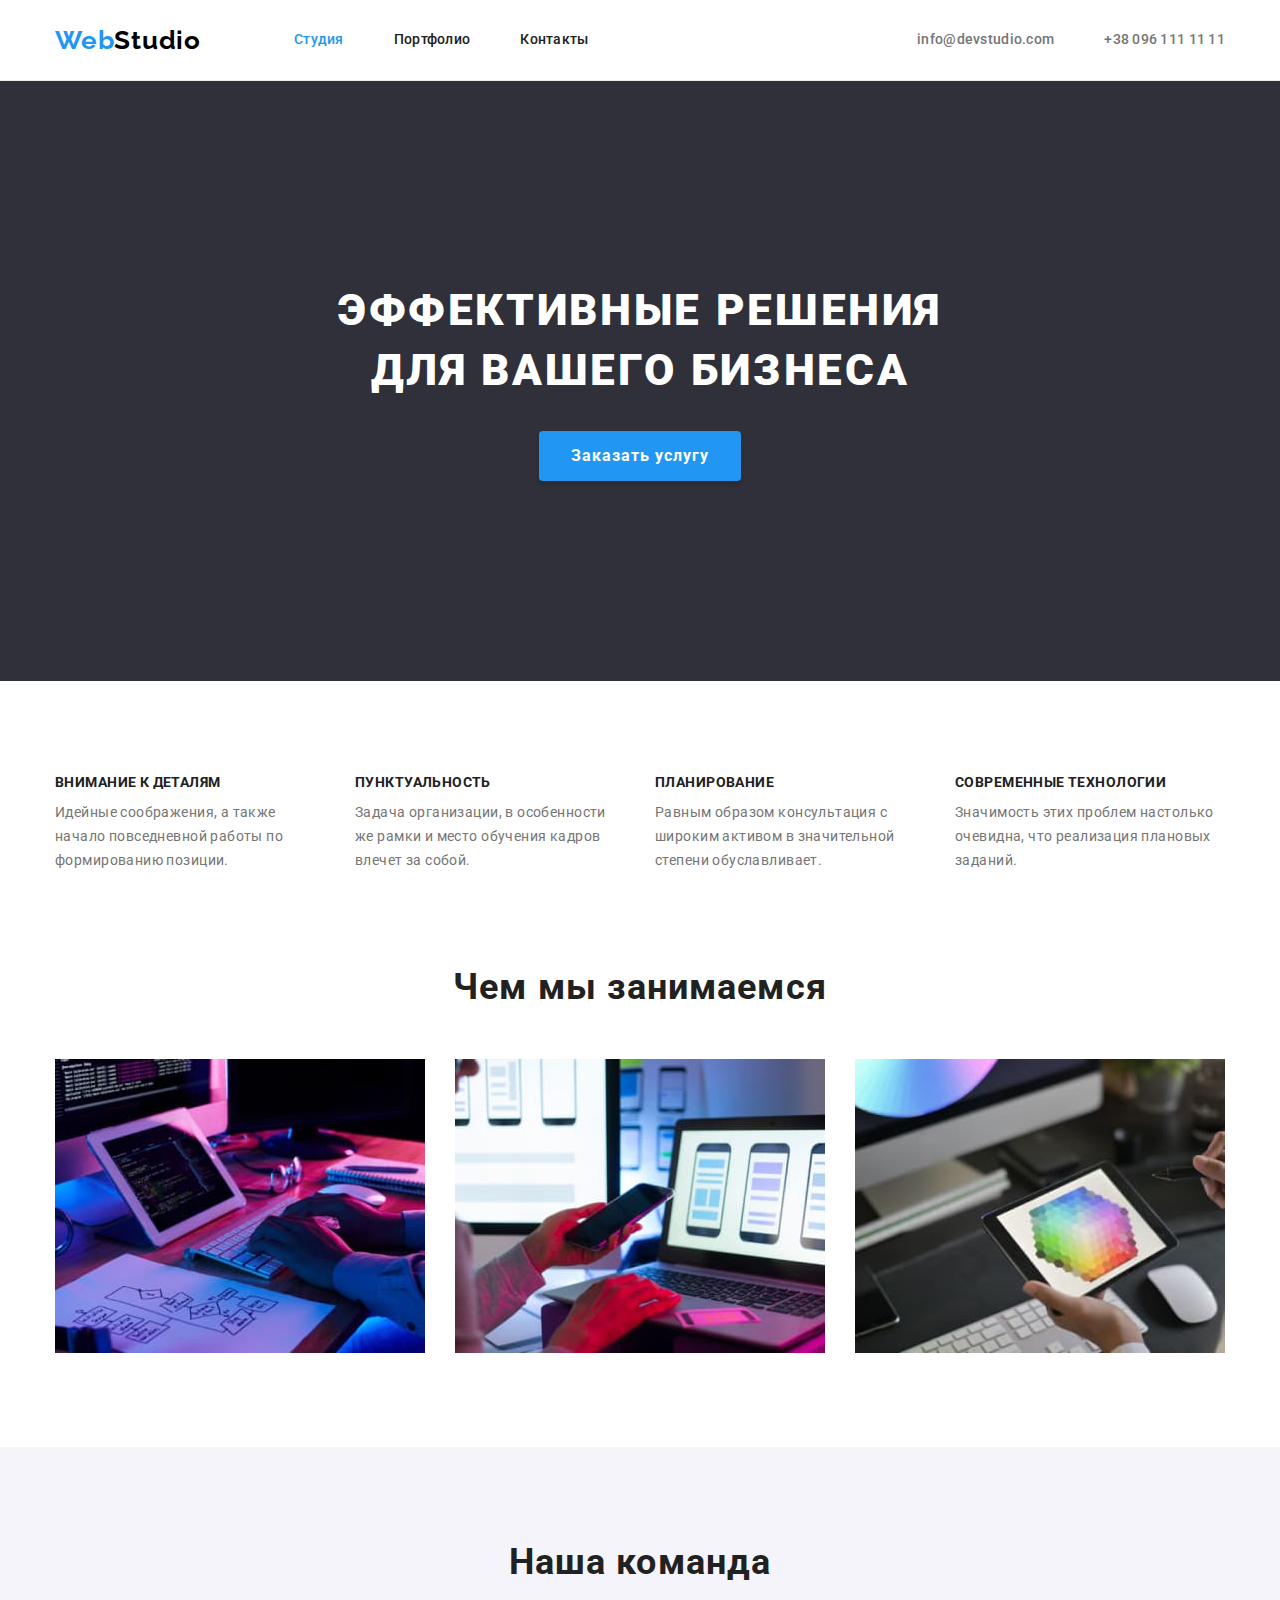
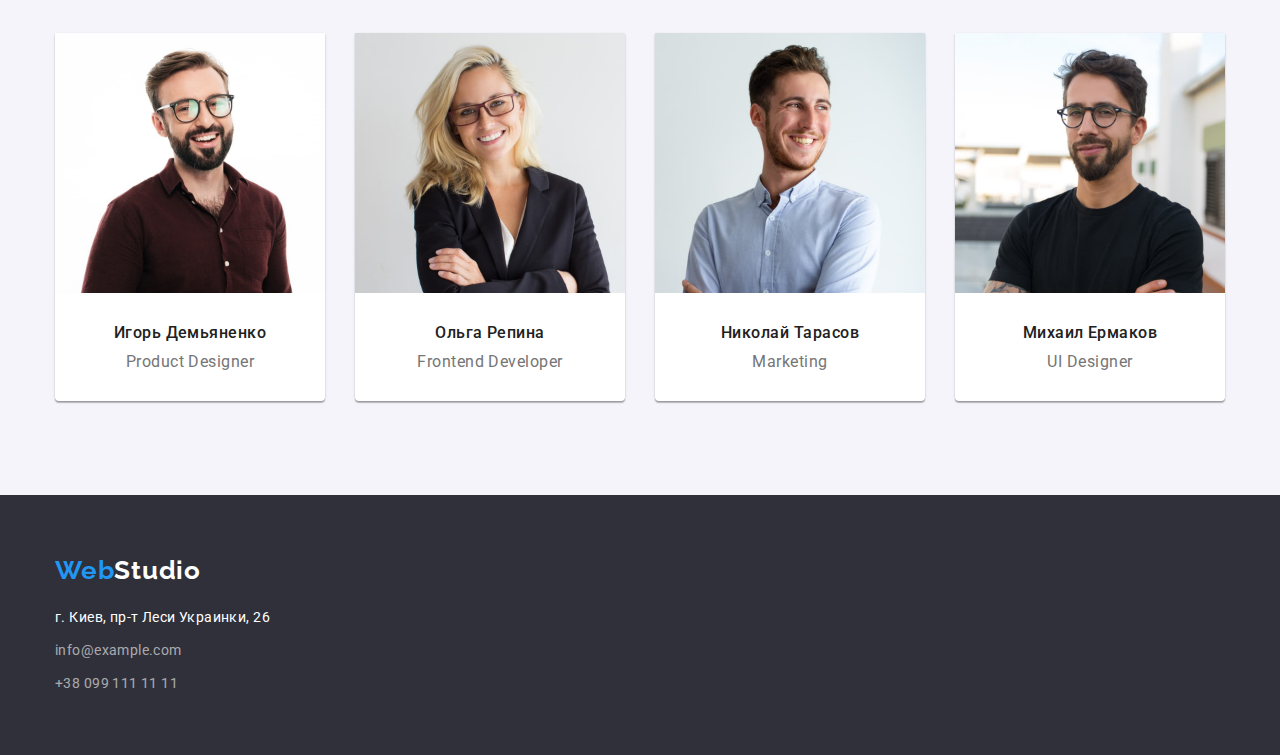
<file: index.html>
<!DOCTYPE html>
<html lang="ru">
  <head>
    <meta charset="UTF-8" />
    <meta http-equiv="X-UA-Compatible" content="IE=edge" />
    <meta name="viewport" content="width=device-width, initial-scale=1.0" />
    <title>Студія</title>
    <link rel="preconnect" href="https://fonts.googleapis.com" />
    <link rel="preconnect" href="https://fonts.gstatic.com" crossorigin />
    <link
      href="https://fonts.googleapis.com/css2?family=Raleway:wght@700&family=Roboto:wght@400;500;700;900&display=swap"
      rel="stylesheet"
    />
    <link
      rel="stylesheet"
      href="https://cdn.jsdelivr.net/npm/modern-normalize@1.1.0/modern-normalize.min.css"
    />
    <link rel="stylesheet" href="./css/reset.css" />
    <link rel="stylesheet" href="./css/styles.css" />
  </head>
  <body>
    <!--HEADER-->
    <header class="page-header">
      <div class="container page-header-container">
        <nav class="page-nav">
          <a class="logo" href="./index.html" lang="en"
            >Web<span class="logo-black">Studio</span></a
          >
          <ul class="menu">
            <li class="menu-item">
              <a class="menu-link current" href="./index.html">Студия</a>
            </li>
            <li class="menu-item">
              <a class="menu-link" href="./portfolio.html">Портфолио</a>
            </li>
            <li class="menu-item">
              <a class="menu-link" href="">Контакты</a>
            </li>
          </ul>
        </nav>
        <ul class="page-nav">
          <li>
            <a class="contact-mail" href="mailto:info@devstudio.com"
              >info@devstudio.com</a
            >
          </li>
          <li>
            <a class="contact-phone-number" href="tel:+380961111111"
              >+38 096 111 11 11</a
            >
          </li>
        </ul>
      </div>
    </header>
    <main>
      <!--HERO-->
      <section class="page-hero">
        <div class="container">
          <h1 class="main-title">Эффективные решения для вашего бизнеса</h1>
          <button class="modal-btn" type="button">Заказать услугу</button>
        </div>
      </section>
      <!--OUR ADVANTAGES-->
      <section class="section page-advantages">
        <div class="container">
          <h2 class="visually-hidden">Наши преимущества</h2>
          <ul class="advantages">
            <li class="menu-advantage">
              <h3 class="title-advantage">Внимание к деталям</h3>
              <p class="description-advantage">
                Идейные соображения, а также начало повседневной работы по
                формированию позиции.
              </p>
            </li>
            <li class="menu-advantage">
              <h3 class="title-advantage">Пунктуальность</h3>
              <p class="description-advantage">
                Задача организации, в особенности же рамки и место обучения
                кадров влечет за собой.
              </p>
            </li>
            <li class="menu-advantage">
              <h3 class="title-advantage">Планирование</h3>
              <p class="description-advantage">
                Равным образом консультация с широким активом в значительной
                степени обуславливает.
              </p>
            </li>
            <li class="menu-advantage">
              <h3 class="title-advantage">Современные технологии</h3>
              <p class="description-advantage">
                Значимость этих проблем настолько очевидна, что реализация
                плановых заданий.
              </p>
            </li>
          </ul>
        </div>
      </section>
      <!--OUR WORK-->
      <section class="section page-our-work">
        <div class="container">
          <h2 class="section-title">Чем мы занимаемся</h2>
          <ul class="list-our-work">
            <li class="image-work">
              <img
                src="./images/about/img-type.jpg"
                alt="Разрабатываем"
                width="370"
                height="294"
              />
            </li>
            <li class="image-work">
              <img
                src="./images/about/img-phone.jpg"
                alt="Адаптируем"
                width="370"
                height="294"
              />
            </li>
            <li class="image-work">
              <img
                src="./images/about/img-color.jpg"
                alt="Подбираем дизайн"
                width="370"
                height="294"
              />
            </li>
          </ul>
        </div>
      </section>
      <!--EMPLOYEES-->
      <section class="section page-employees">
        <div class="container">
          <h2 class="section-title">Наша команда</h2>
          <ul class="employees">
            <li class="employees-card">
              <img
                src="./images/employees/igor-demjanenko.jpg"
                alt="Игорь Демьяненко"
                width="270"
                height="260"
              />
              <div class="employees-card-content-wrapper">
                <h3 class="name-employee">Игорь Демьяненко</h3>
                <p class="job-employee" lang="en">Product Designer</p>
              </div>
            </li>
            <li class="employees-card">
              <img
                src="./images/employees/olga-repina.jpg"
                alt="Ольга Репина"
                width="270"
                height="260"
              />
              <div class="employees-card-content-wrapper">
                <h3 class="name-employee">Ольга Репина</h3>
                <p class="job-employee" lang="en">Frontend Developer</p>
              </div>
            </li>
            <li class="employees-card">
              <img
                src="./images/employees/nikolaj-tarasov.jpg"
                alt="Николай Тарасов"
                width="270"
                height="260"
              />
              <div class="employees-card-content-wrapper">
                <h3 class="name-employee">Николай Тарасов</h3>
                <p class="job-employee" lang="en">Marketing</p>
              </div>
            </li>
            <li class="employees-card">
              <img
                src="./images/employees/mihail-jermakov.jpg"
                alt="Михаил Ермаков"
                width="270"
                height="260"
              />
              <div class="employees-card-content-wrapper">
                <h3 class="name-employee">Михаил Ермаков</h3>
                <p class="job-employee" lang="en">UI Designer</p>
              </div>
            </li>
          </ul>
        </div>
      </section>
    </main>
    <!--FOOTER-->
    <footer class="page-footer">
      <div class="container">
        <a class="logo logo-footer" href="./index.html" lang="en"
          >Web<span class="logo-white">Studio</span></a
        >
        <address>
          <ul>
            <li>
              <a
                class="location"
                href="https://goo.gl/maps/9ai4D9XdD89xbRodA"
                target="_blank"
                rel="noopener noreferrer"
                >г. Киев, пр-т Леси Украинки, 26</a
              >
            </li>
            <li>
              <a class="contact-mail-footer" href="mailto:info@example.com"
                >info@example.com</a
              >
            </li>
            <li>
              <a class="contact-phone-number-footer" href="tel:+380991111111"
                >+38 099 111 11 11</a
              >
            </li>
          </ul>
        </address>
      </div>
    </footer>
  </body>
</html>
</file>
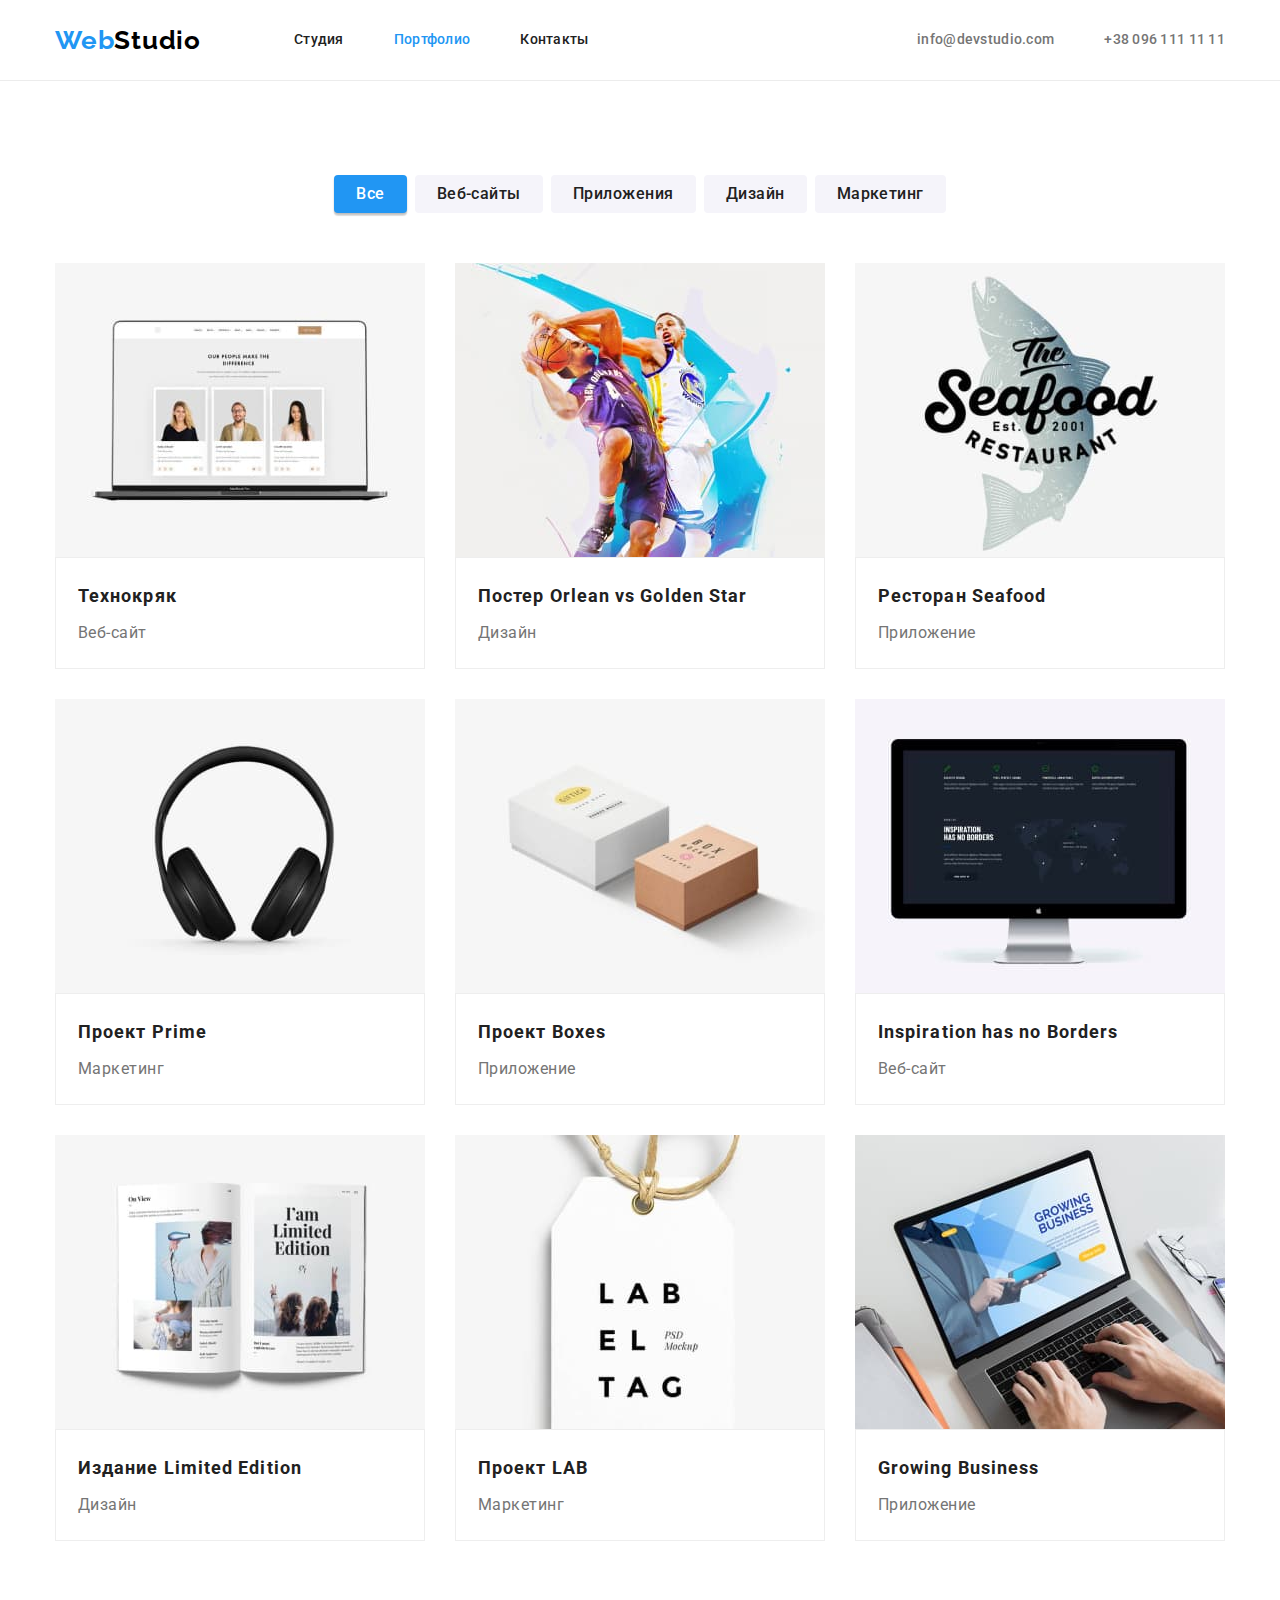
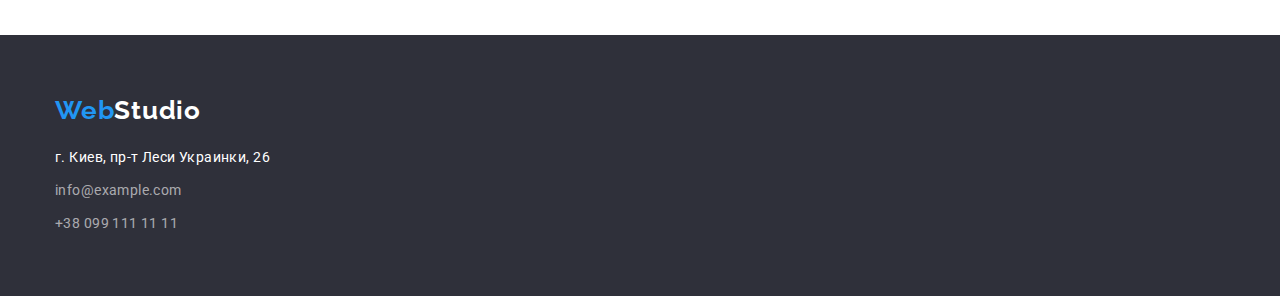
<file: portfolio.html>
<!DOCTYPE html>
<html lang="ru">
  <head>
    <meta charset="UTF-8" />
    <meta http-equiv="X-UA-Compatible" content="IE=edge" />
    <meta name="viewport" content="width=device-width, initial-scale=1.0" />
    <title>Портфолио</title>
    <link rel="preconnect" href="https://fonts.googleapis.com" />
    <link rel="preconnect" href="https://fonts.gstatic.com" crossorigin />
    <link
      href="https://fonts.googleapis.com/css2?family=Raleway:wght@700&family=Roboto:wght@400;500;700;900&display=swap"
      rel="stylesheet"
    />
    <link
      rel="stylesheet"
      href="https://cdn.jsdelivr.net/npm/modern-normalize@1.1.0/modern-normalize.min.css"
    />
    <link rel="stylesheet" href="./css/reset.css" />
    <link rel="stylesheet" href="./css/styles.css" />
  </head>
  <body>
    <!--HEADER-->
    <header class="page-header">
      <div class="container page-header-container">
        <nav class="page-nav">
          <a class="logo" href="./index.html" lang="en"
            >Web<span class="logo-black">Studio</span></a
          >
          <ul class="menu">
            <li class="menu-item">
              <a class="menu-link" href="./index.html">Студия</a>
            </li>
            <li class="menu-item current">
              <a class="menu-link current" href="./portfolio.html">Портфолио</a>
            </li>
            <li class="menu-item">
              <a class="menu-link" href="">Контакты</a>
            </li>
          </ul>
        </nav>
        <ul class="page-nav">
          <li>
            <a class="contact-mail" href="mailto:info@devstudio.com"
              >info@devstudio.com</a
            >
          </li>
          <li>
            <a class="contact-phone-number" href="tel:+380961111111"
              >+38 096 111 11 11</a
            >
          </li>
        </ul>
      </div>
    </header>
    <main>
      <!--HERO-->
      <section class="section">
        <div class="container">
          <h1 class="visually-hidden">Страница Портфолио</h1>
          <ul class="menu-button">
            <li>
              <button
                class="modal-btn-portfolio button-current btn-all"
                type="button"
              >
                Все
              </button>
            </li>
            <li>
              <button class="modal-btn-portfolio" type="button">
                Веб-сайты
              </button>
            </li>
            <li>
              <button class="modal-btn-portfolio" type="button">
                Приложения
              </button>
            </li>
            <li>
              <button class="modal-btn-portfolio" type="button">Дизайн</button>
            </li>
            <li>
              <button class="modal-btn-portfolio" type="button">
                Маркетинг
              </button>
            </li>
          </ul>
          <!--PROJECTS-->
          <ul class="projects-photo">
            <li class="menu-projects">
              <img
                src="./images/portfolio-projects/tehnokryak.jpg"
                alt="Веб-сайт"
                width="370"
                height="294"
              />
              <div class="project-card-content-wrapper">
                <h2 class="img-project">Технокряк</h2>
                <p class="description-project">Веб-сайт</p>
              </div>
            </li>
            <li class="menu-projects">
              <img
                src="./images/portfolio-projects/poster-basket.jpg"
                alt="Постер баскетболл"
                width="370"
                height="294"
              />
              <div class="project-card-content-wrapper">
                <h2 class="img-project">
                  Постер<span lang="en"> Orlean vs Golden Star</span>
                </h2>
                <p class="description-project">Дизайн</p>
              </div>
            </li>
            <li class="menu-projects">
              <img
                src="./images/portfolio-projects/restorant-seafood.jpg"
                alt="Ресторан"
                width="370"
                height="294"
              />
              <div class="project-card-content-wrapper">
                <h2 class="img-project">
                  Ресторан<span lang="en"> Seafood</span>
                </h2>
                <p class="description-project">Приложение</p>
              </div>
            </li>
            <li class="menu-projects">
              <img
                src="./images/portfolio-projects/project-prime.jpg"
                alt="Проект Prime"
                width="370"
                height="294"
              />
              <div class="project-card-content-wrapper">
                <h2 class="img-project">Проект<span lang="en"> Prime</span></h2>
                <p class="description-project">Маркетинг</p>
              </div>
            </li>
            <li class="menu-projects">
              <img
                src="./images/portfolio-projects/project-boxes.jpg"
                alt="Проект Boxes"
                width="370"
                height="294"
              />
              <div class="project-card-content-wrapper">
                <h2 class="img-project">Проект<span lang="en"> Boxes</span></h2>
                <p class="description-project">Приложение</p>
              </div>
            </li>
            <li class="menu-projects">
              <img
                src="./images/portfolio-projects/inspiration.jpg"
                alt="Веб-сайт"
                width="370"
                height="294"
              />
              <div class="project-card-content-wrapper">
                <h2 class="img-project">
                  <span lang="en">Inspiration has no Borders</span>
                </h2>
                <p class="description-project">Веб-сайт</p>
              </div>
            </li>
            <li class="menu-projects">
              <img
                src="./images/portfolio-projects/limited-edition.jpg"
                alt="Издание LE"
                width="370"
                height="294"
              />
              <div class="project-card-content-wrapper">
                <h2 class="img-project">
                  Издание <span lang="en">Limited Edition</span>
                </h2>
                <p class="description-project">Дизайн</p>
              </div>
            </li>
            <li class="menu-projects">
              <img
                src="./images/portfolio-projects/project-lab.jpg"
                alt="Проект LAB"
                width="370"
                height="294"
              />
              <div class="project-card-content-wrapper">
                <h2 class="img-project">Проект<span lang="en"> LAB</span></h2>
                <p class="description-project">Маркетинг</p>
              </div>
            </li>
            <li class="menu-projects">
              <img
                src="./images/portfolio-projects/growing-business.jpg"
                alt="Приложение"
                width="370"
                height="294"
              />
              <div class="project-card-content-wrapper">
                <h2 class="img-project">
                  <span lang="en">Growing Business</span>
                </h2>
                <p class="description-project">Приложение</p>
              </div>
            </li>
          </ul>
        </div>
      </section>
    </main>
    <!--FOOTER-->
    <footer class="page-footer">
      <div class="container">
        <a class="logo logo-footer" href="./index.html" lang="en"
          >Web<span class="logo-white">Studio</span></a
        >
        <address>
          <ul>
            <li>
              <a
                class="location"
                href="https://goo.gl/maps/9ai4D9XdD89xbRodA"
                target="_blank"
                rel="noopener noreferrer"
                >г. Киев, пр-т Леси Украинки, 26</a
              >
            </li>
            <li>
              <a class="contact-mail-footer" href="mailto:info@example.com"
                >info@example.com</a
              >
            </li>
            <li>
              <a class="contact-phone-number-footer" href="tel:+380991111111"
                >+38 099 111 11 11</a
              >
            </li>
          </ul>
        </address>
      </div>
    </footer>
  </body>
</html>
</file>
<file: css/styles.css>
:root {
  --primary-font: 'Roboto', sans-serif;
  --secondary-font: 'Raleway', sans-serif;
  --primary-text-color-theme-light: #212121;
  --secondary-text-color-theme-light: #757575;
  --primary-text-color-theme-dark: #ffffff;
  --secondary-text-color-theme-dark: #ffffff99;
  --accent-color: #2196f3;
  --modal-btn-color-main: #188ce8;
  --modal-btn-color-portfolio: #f5f4fa;
}
body {
  font-family: var(--primary-font);
  font-size: 14px;
  color: var(--secondary-text-color-theme-light);
}
h1,
h2,
h3,
h4,
p {
  margin-top: 0;
  margin-bottom: 0;
}
ul,
ol {
  margin-top: 0;
  margin-bottom: 0;
  padding-left: 0;
}
img {
  display: block;
}
address {
  font-style: normal;
}
button {
  cursor: pointer;
}
/*==================COMPONENTS==================*/
.container {
  width: 1200px;
  padding: 0 15px;
  margin: 0 auto;
}
.section-title {
  font-weight: 700;
  font-size: 36px;
  line-height: 1.17;
  text-align: center;
  letter-spacing: 0.03em;
  color: var(--primary-text-color-theme-light);
  margin-bottom: 50px;
}
.section {
  padding-top: 94px;
  padding-bottom: 94px;
}
.page-advantages {
  padding-bottom: 0;
}
/*=================/COMPONENTS==================*/

/*==================HEADER==================*/
.page-header {
  background-color: var(--primary-text-color-theme-dark);
  border-bottom: 1px solid #ececec;
}
.page-header-container {
  display: flex;
  align-items: center;
  justify-content: space-between;
}
.page-nav {
  display: flex;
  align-items: center;
}
.logo {
  font-family: var(--secondary-font);
  font-weight: 700;
  font-size: 26px;
  line-height: 1.19;
  letter-spacing: 0.03em;
  color: var(--accent-color);
  margin-right: 93px;
}
.menu {
  display: flex;
  align-items: center;
}
.menu-item:not(:last-child) {
  margin-right: 50px;
}
.logo-black {
  color: #000000;
}
.menu-link {
  font-weight: 500;
  line-height: 1.14;
  letter-spacing: 0.02em;
  color: var(--primary-text-color-theme-light);
  padding: 32px 0;
  display: block;
}
.menu-link:hover,
.menu-link:focus {
  color: var(--accent-color);
}
.current {
  color: var(--accent-color);
}
.contact-phone-number,
.contact-mail {
  font-weight: 500;
  line-height: 1.14;
  letter-spacing: 0.02em;
  color: var(--secondary-text-color-theme-light);
  padding: 32px 0;
  display: block;
}
.contact-mail:hover,
.contact-mail:focus,
.contact-phone-number:hover,
.contact-phone-number:focus {
  color: var(--accent-color);
}
.contact-mail {
  margin-right: 50px;
}
/*=================/HEADER==================*/

/*==================HERO==================*/
.page-hero {
  background-color: #2f303a;
  margin: 0 auto;
  padding: 200px 0;
}
.main-title {
  font-weight: 900;
  font-size: 44px;
  line-height: 1.36;
  text-align: center;
  letter-spacing: 0.06em;
  text-transform: uppercase;
  color: var(--primary-text-color-theme-dark);
  max-width: 650px;
  margin: 0 auto;
  margin-bottom: 30px;
}
.modal-btn {
  min-width: 200px;
  font-family: inherit;
  font-weight: 700;
  font-size: 16px;
  line-height: 1.88;
  display: flex;
  align-items: center;
  text-align: center;
  letter-spacing: 0.06em;
  color: var(--primary-text-color-theme-dark);
  background-color: var(--accent-color);
  box-shadow: 0px 4px 4px rgba(0, 0, 0, 0.15);
  border-radius: 4px;
  padding: 10px 32px;
  display: block;
  margin: 0 auto;
  border: none;
}
.modal-btn:hover,
.modal-btn:focus {
  background-color: var(--modal-btn-color-main);
  color: var(--primary-text-color-theme-dark);
}
.modal-btn-portfolio {
  font-family: inherit;
  font-weight: 500;
  font-size: 16px;
  line-height: 1.63;
  text-align: center;
  letter-spacing: 0.03em;
  color: var(--primary-text-color-theme-light);
  background: var(--modal-btn-color-portfolio);
  border-radius: 4px;
  display: block;
  padding: 6px 22px;
  margin: 0 auto;
  border: none;
}
.modal-btn-portfolio:hover,
.modal-btn-portfolio:focus,
.button-current {
  background-color: var(--accent-color);
  color: var(--primary-text-color-theme-dark);
}
.menu-button {
  display: flex;
  justify-content: center;
  flex-wrap: wrap;
  gap: 8px;
}
.modal-btn-portfolio {
  flex-basis: calc((100% - 32px) / 5);
}
.button-current {
  box-shadow: 0px 3px 1px rgba(0, 0, 0, 0.1), 0px 1px 2px rgba(0, 0, 0, 0.08),
    0px 2px 2px rgba(0, 0, 0, 0.12);
}
/*=================/HERO==================*/

/*==================OUR ADVANTAGES==================*/

.advantages {
  display: flex;
  flex-wrap: wrap;
  gap: 30px;
}
.visually-hidden {
  position: absolute;
  width: 1px;
  height: 1px;
  padding: 0;
  margin: -1px;
  overflow: hidden;
  clip: rect(0, 0, 0, 0);
  white-space: nowrap;
  border: 0;
}
.title-advantage {
  font-weight: 700;
  font-size: 14px;
  line-height: 1.14;
  letter-spacing: 0.03em;
  text-transform: uppercase;
  color: var(--primary-text-color-theme-light);
  margin-bottom: 10px;
}
.description-advantage {
  font-weight: 400;
  line-height: 1.71;
  letter-spacing: 0.03em;
}
.menu-advantage {
  flex-basis: calc((100% - 90px) / 4);
}
/*================/OUR ADVANTAGES==================*/

/*==================OUR WORK==================*/
.list-our-work {
  display: flex;
  flex-wrap: wrap;
  gap: 30px;
}
.image-work {
  flex-basis: calc((100% - 60px) / 3);
}
/*=================/OUR WORK==================*/
/*==================EMPLOYEES==================*/
.page-employees {
  background-color: var(--modal-btn-color-portfolio);
}
.name-employee {
  font-weight: 500;
  font-size: 16px;
  line-height: 1.19;
  text-align: center;
  letter-spacing: 0.03em;
  color: var(--primary-text-color-theme-light);
}
.job-employee {
  font-weight: 400;
  font-size: 16px;
  line-height: 1.19;
  text-align: center;
  letter-spacing: 0.03em;
  margin-top: 10px;
  margin-bottom: 0;
}
.employees {
  display: flex;
  flex-wrap: wrap;
  gap: 30px;
}
.employees-card {
  flex-basis: calc((100% - 90px) / 4);
  box-shadow: 0px 1px 3px rgba(0, 0, 0, 0.12), 0px 1px 1px rgba(0, 0, 0, 0.14),
    0px 2px 1px rgba(0, 0, 0, 0.2);
  border-radius: 0px 0px 4px 4px;
  background-color: var(--primary-text-color-theme-dark);
}
.employees-card-content-wrapper {
  padding: 30px;
}
/*=================/EMPLOYEES==================*/

/*==================FOOTER==================*/
.page-footer {
  background: #2f303a;
  padding-top: 60px;
  padding-bottom: 60px;
}
.logo-white {
  color: var(--primary-text-color-theme-dark);
}
.logo-footer {
  display: block;
  margin-bottom: 20px;
}
.location,
.contact-mail-footer,
.contact-phone-number-footer {
  font-weight: 400;
  font-size: 14px;
  line-height: 1.71;
  letter-spacing: 0.03em;
  color: var(--primary-text-color-theme-dark);
}
.contact-mail-footer,
.contact-phone-number-footer {
  color: rgba(255, 255, 255, 0.6);
}
.location,
.contact-mail-footer {
  display: block;
  margin-bottom: 9px;
}

/*=================/FOOTER==================*/

/*==================PROJECTS==================*/
.projects-photo {
  display: flex;
  justify-content: center;
  flex-wrap: wrap;
  gap: 30px;
  padding-top: 50px;
}
.menu-projects {
  flex-basis: calc((100% - 60px) / 3);
}
.project-card-content-wrapper {
  padding: 20px 22px;
  border: 1px solid #eeeeee;
  background: #ffffff;
}
.img-project {
  font-weight: 700;
  font-size: 18px;
  line-height: 2;
  letter-spacing: 0.06em;
  color: var(--primary-text-color-theme-light);
  min-width: 322px;
}
.description-project {
  font-weight: 400;
  font-size: 16px;
  line-height: 1.88;
  letter-spacing: 0.03em;
  margin-top: 4px;
}
/*=================/PROJECTS==================*/
</file>
